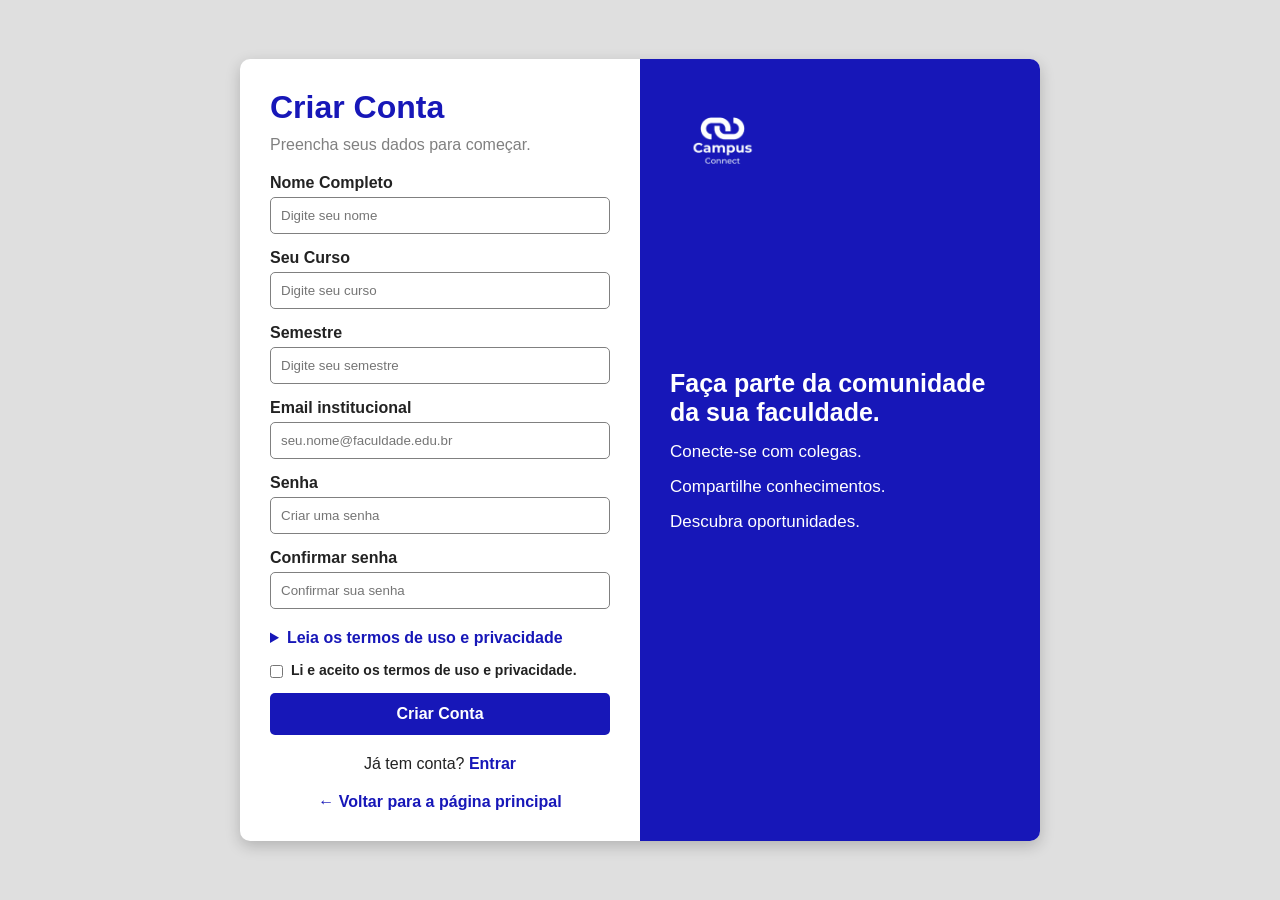
<file: Cadastro.html>
<!DOCTYPE html>
<html lang="pt-br">
<head>
    <!-- Define a codificação de caracteres utilizada pela página. -->
    <meta charset="UTF-8">

    <!-- Faz o layout se adaptar corretamente a celulares e tablets. -->
    <meta name="viewport" content="width=device-width, initial-scale=1.0">

    <!-- Define o título exibido na aba do navegador. -->
    <title>Criar Conta - Campus Connect</title>

    <!-- Importa o mesmo arquivo CSS externo usado pela página inicial. -->
    <link rel="stylesheet" href="style.css">
</head>

<!-- A classe identifica esta página e evita conflitos com os estilos da página inicial. -->
<body class="pagina-cadastro">
    <!-- Caixa principal que reúne o formulário e o painel de informações. -->
    <div class="container">
        <!-- Área esquerda: formulário para criação de conta. -->
        <div class="cadastro">
            <h1>Criar Conta</h1>
            <p>Preencha seus dados para começar.</p>

            <!-- Protótipo visual: os dados ainda não são salvos em banco de dados. -->
            <form>
                <!-- Campo destinado ao nome completo do estudante. -->
                <label for="nome">Nome Completo</label>
                <input type="text" id="nome" name="nome" placeholder="Digite seu nome" required>

                <!-- Campo destinado ao curso do estudante. -->
                <label for="curso">Seu Curso</label>
                <input type="text" id="curso" name="curso" placeholder="Digite seu curso" required>

                <!-- Campo destinado ao semestre atual do estudante. -->
                <label for="semestre">Semestre</label>
                <input type="text" id="semestre" name="semestre" placeholder="Digite seu semestre" required>

                <!-- Campo destinado ao e-mail institucional. -->
                <label for="email">Email institucional</label>
                <input type="email" id="email" name="email" placeholder="seu.nome@faculdade.edu.br" required>

                <!-- Campos usados para criar e confirmar a senha. -->
                <label for="senha">Senha</label>
                <input type="password" id="senha" name="senha" placeholder="Criar uma senha" required>

                <label for="confirmar">Confirmar senha</label>
                <input type="password" id="confirmar" name="confirmar" placeholder="Confirmar sua senha" required>

                <!-- Área expansível com os termos de uso e privacidade. -->
                <details class="termos">
                    <summary>Leia os termos de uso e privacidade</summary>

                    <!-- Explica como os dados pessoais serão utilizados. -->
                    <p><strong>Privacidade e Proteção dos dados.</strong><br>
                        O Campus Connect utiliza dados como nome, curso, semestre e e-mail apenas para o funcionamento do sistema. Os dados serão tratados conforme a LGPD e não serão usados para outras finalidades sem autorização.
                    </p>

                    <!-- Define as regras básicas de uso da plataforma. -->
                    <p><strong>Uso da plataforma.</strong><br>
                        O usuário deve utilizar o Campus Connect de forma respeitosa e para fins acadêmicos. Não são permitidas ofensas, ameaças, fraudes, conteúdos ilegais ou uso indevido das informações de outros alunos.
                    </p>

                    <!-- Informa a responsabilidade sobre encontros presenciais. -->
                    <p><strong>Encontros entre usuários.</strong><br>
                        O Campus Connect apenas facilita o contato entre estudantes. Encontros presenciais são de responsabilidade dos próprios usuários, e a plataforma não organiza ou acompanha esses encontros.
                    </p>

                    <!-- Esclarece que a plataforma não realiza pagamentos ou negociações. -->
                    <p><strong>Vagas, vendas e pagamentos.</strong><br>
                        O Campus Connect apenas divulga vagas, oportunidades e produtos de outros usuários. A plataforma não realiza inscrições diretas em vagas, não recebe pagamentos e não participa de negociações entre os usuários.
                    </p>
                </details>

                <!-- Confirma que o usuário leu e aceitou os termos apresentados. -->
                <div class="aceitar-termos">
                    <input type="checkbox" id="aceitar" name="aceitar" required>
                    <label for="aceitar">Li e aceito os termos de uso e privacidade.</label>
                </div>

                <!-- Como o projeto ainda é somente HTML/CSS, este link simula a conclusão do cadastro. -->
                <a href="index.html" class="botao-criar">Criar Conta</a>
            </form>

            <!-- Atalho para usuários que já possuem uma conta. -->
            <div class="entrar">
                Já tem conta? <a href="Login.html">Entrar</a>
            </div>

            <!-- Link para retornar à página principal. -->
            <div class="voltar-area">
                <a class="voltar" href="index.html">← Voltar para a página principal</a>
            </div>
        </div>

        <!-- Área direita: apresenta as principais vantagens da comunidade. -->
        <div class="informacoes">
            <!-- Logo posicionada no canto superior da área azul. -->
            <img src="Logo.l.png" alt="Logo Campus Connect" class="cadastro-logo">

            <!-- Conteúdo informativo mantido no centro do painel. -->
            <div class="informacoes-conteudo">
                <h2>Faça parte da comunidade da sua faculdade.</h2>
                <p>Conecte-se com colegas.</p>
                <p>Compartilhe conhecimentos.</p>
                <p>Descubra oportunidades.</p>
            </div>
        </div>
    </div>
</body>
</html>
</file>
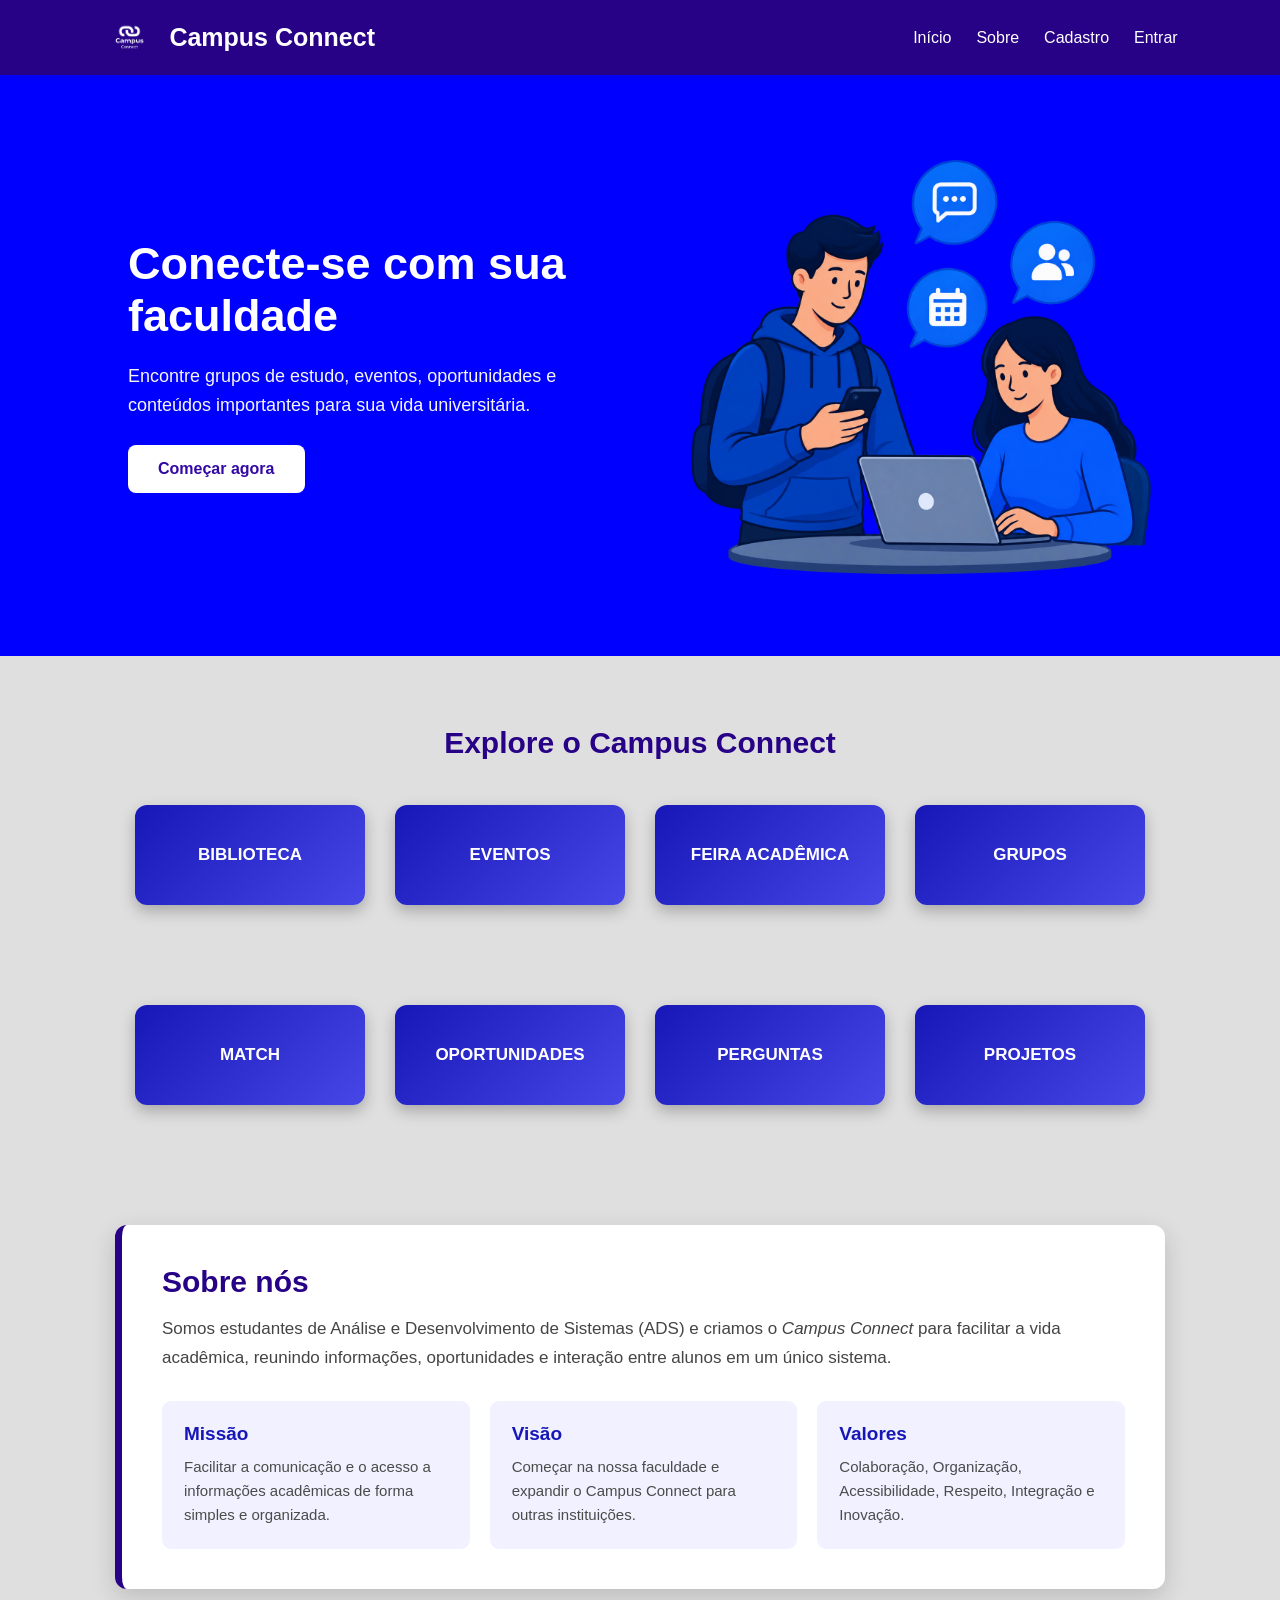
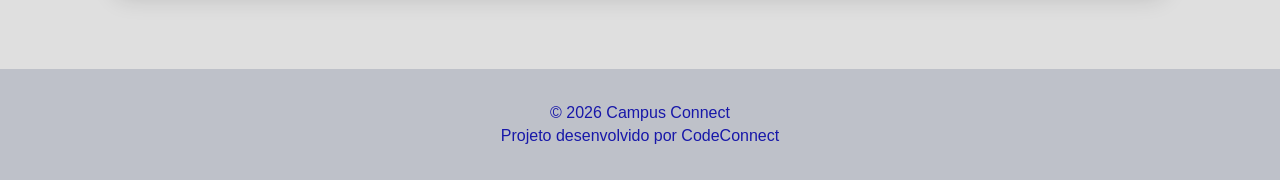
<file: Home.html>
<!DOCTYPE html>
<html lang="pt-br">
<head>
    <!-- Define a codificação de caracteres utilizada pela página. -->
    <meta charset="UTF-8">

    <!-- Faz o layout se adaptar corretamente a celulares e tablets. -->
    <meta name="viewport" content="width=device-width, initial-scale=1.0">

    <!-- Define o título exibido na aba do navegador. -->
    <title>Campus Connect</title>

    <!-- Importa o arquivo responsável pelo visual de todas as páginas. -->
    <link rel="stylesheet" href="style.css">
</head>
<!-- A classe identifica a página inicial dentro do arquivo CSS compartilhado. -->
<body class="pagina-inicial">

    <!-- CABEÇALHO -->
    <header>
        <!-- Exibe a logo e o nome do projeto. -->
        <div class="marca">
            <img src="Logo.l.png" alt="Logo Campus Connect" class="logo">
            <h1>Campus Connect</h1>
        </div>

        <!-- Menu com links para áreas da página e para o cadastro. -->
        <nav>
            <a href="index.html">Início</a>
            <a href="#sobre">Sobre</a>
            <a href="Cadastro.html">Cadastro</a>
            <a href="Login.html">Entrar</a>
        </nav>
    </header>

    <!-- Conteúdo principal do site. -->
    <main>
        <!-- APRESENTAÇÃO -->
        <section class="apresentacao">
            <!-- Texto de apresentação e botão de chamada para o cadastro. -->
            <div class="texto">
                <h2>Conecte-se com sua faculdade</h2>
                <p>
                    Encontre grupos de estudo, eventos, oportunidades e conteúdos
                    importantes para sua vida universitária.
                </p>

                <a href="Cadastro.html" class="botao-cadastro">Começar agora</a>
            </div>

            <!-- Imagem ilustrativa da comunidade universitária. -->
            <div class="imagem-apresentacao">
                <img src="estudantes.png" alt="Estudantes universitários">
            </div>
        </section>

        <!-- CARDS -->
        <section class="area-cards">
            <h2 class="titulo-cards">Explore o Campus Connect</h2>

            <!-- Grade que organiza os oito recursos da plataforma. -->
            <div class="container-cards">

                <!-- Card da biblioteca de materiais acadêmicos. -->
                <div class="card-container" id="biblioteca"
                     data-info="Acesse resumos, guias, exercícios e materiais de estudo.">
                    <div class="card">
                        <h2>BIBLIOTECA</h2>
                    </div>
                </div>

                <!-- Card dos eventos realizados pela faculdade. -->
                <div class="card-container" id="eventos"
                     data-info="Acompanhe palestras, workshops e eventos da faculdade.">
                    <div class="card">
                        <h2>EVENTOS</h2>
                    </div>
                </div>

                <!-- Card da feira acadêmica entre estudantes. -->
                <div class="card-container" id="feira"
                     data-info="Compre, venda, troque ou doe materiais entre estudantes.">
                    <div class="card">
                        <h2>FEIRA ACADÊMICA</h2>
                    </div>
                </div>

                <!-- Card dos grupos de estudo. -->
                <div class="card-container" id="grupos"
                     data-info="Participe de grupos de estudo e conheça outros estudantes.">
                    <div class="card">
                        <h2>GRUPOS</h2>
                    </div>
                </div>

                <!-- Card para encontrar estudantes com interesses semelhantes. -->
                <div class="card-container" id="match"
                     data-info="Encontre estudantes com interesses e objetivos em comum.">
                    <div class="card">
                        <h2>MATCH</h2>
                    </div>
                </div>

                <!-- Card de estágios, cursos e outras oportunidades. -->
                <div class="card-container" id="oportunidades"
                     data-info="Descubra estágios, cursos e novas oportunidades.">
                    <div class="card">
                        <h2>OPORTUNIDADES</h2>
                    </div>
                </div>

                <!-- Card de perguntas e respostas acadêmicas. -->
                <div class="card-container" id="perguntas"
                     data-info="Tire dúvidas e compartilhe conhecimento com outros alunos.">
                    <div class="card">
                        <h2>PERGUNTAS</h2>
                    </div>
                </div>

                <!-- Card para encontrar projetos e formar equipes. -->
                <div class="card-container" id="projetos"
                     data-info="Encontre projetos e forme equipes com outros estudantes.">
                    <div class="card">
                        <h2>PROJETOS</h2>
                    </div>
                </div>

            </div>
        </section>

        <!-- SOBRE NÓS -->
        <!-- O identificador permite que o botão “Sobre” do menu chegue até esta seção. -->
        <section class="area-sobre" id="sobre">
            <!-- Card que apresenta a equipe e os princípios do Campus Connect. -->
            <article class="sobre-card">
                <h2>Sobre nós</h2>

                <p class="sobre-introducao">
                    Somos estudantes de Análise e Desenvolvimento de Sistemas (ADS) e
                    criamos o <em>Campus Connect</em> para facilitar a vida acadêmica,
                    reunindo informações, oportunidades e interação entre alunos em um
                    único sistema.
                </p>

                <!-- Organiza missão, visão e valores em três blocos. -->
                <div class="sobre-detalhes">
                    <div class="sobre-item">
                        <h3>Missão</h3>
                        <p>
                            Facilitar a comunicação e o acesso a informações acadêmicas
                            de forma simples e organizada.
                        </p>
                    </div>

                    <div class="sobre-item">
                        <h3>Visão</h3>
                        <p>
                            Começar na nossa faculdade e expandir o Campus Connect para
                            outras instituições.
                        </p>
                    </div>

                    <div class="sobre-item">
                        <h3>Valores</h3>
                        <p>
                            Colaboração, Organização, Acessibilidade, Respeito,
                            Integração e Inovação.
                        </p>
                    </div>
                </div>
            </article>
        </section>
    </main>

    <!-- Rodapé com o ano e a equipe responsável pelo projeto. -->
    <footer>
        <p>© 2026 Campus Connect</p>
        <p>Projeto desenvolvido por CodeConnect</p>
    </footer>

</body>
</html>
</file>
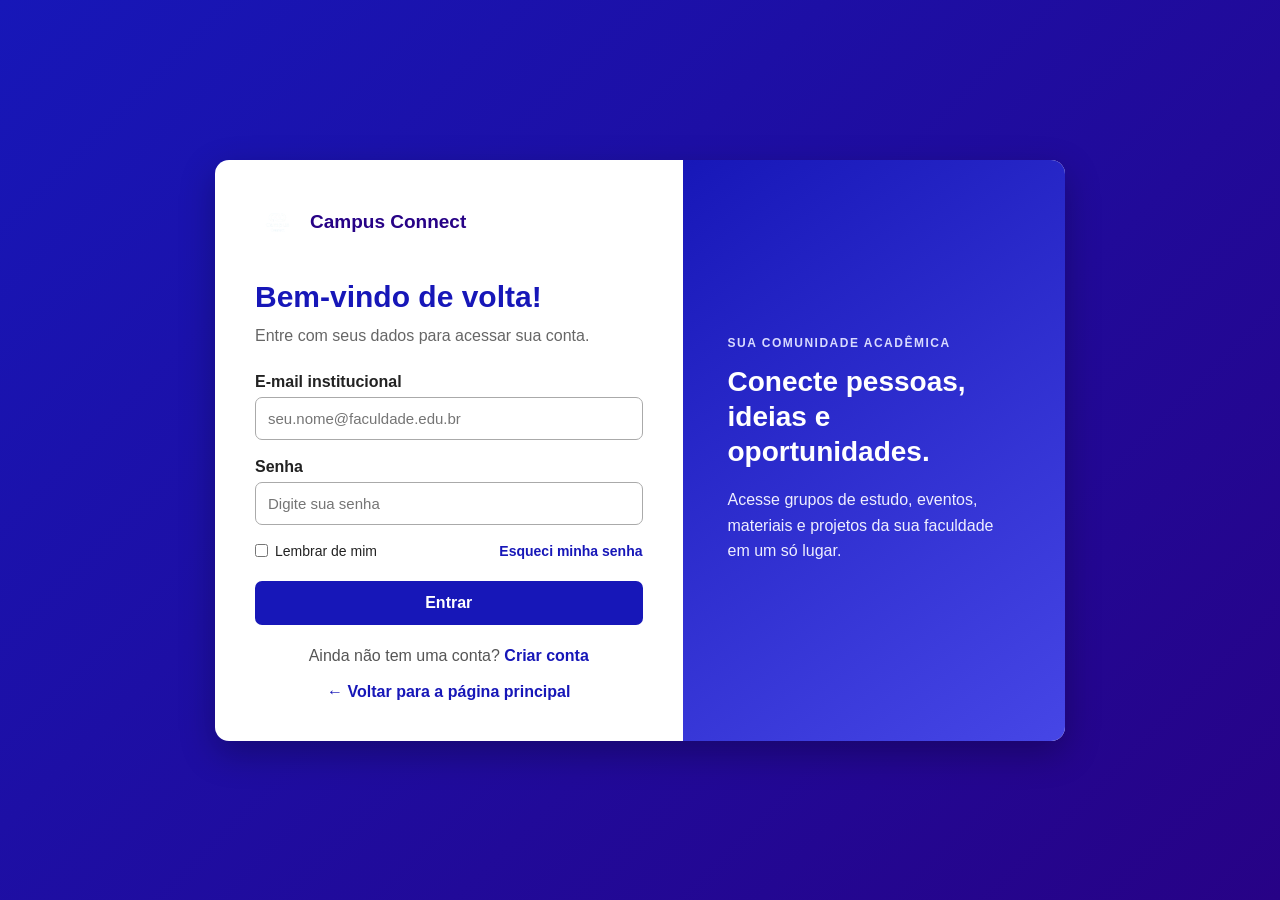
<file: Login.html>
<!DOCTYPE html>
<html lang="pt-br">
<head>
    <!-- Define a codificação de caracteres utilizada pela página. -->
    <meta charset="UTF-8">

    <!-- Faz o layout se adaptar corretamente a celulares e tablets. -->
    <meta name="viewport" content="width=device-width, initial-scale=1.0">

    <!-- Define o título exibido na aba do navegador. -->
    <title>Entrar - Campus Connect</title>

    <!-- Importa o mesmo arquivo CSS utilizado nas outras páginas do projeto. -->
    <link rel="stylesheet" href="style.css">
</head>

<!-- A classe identifica a página de login dentro do CSS compartilhado. -->
<body class="pagina-login">
    <!-- Caixa principal que reúne o formulário e o painel de apresentação. -->
    <main class="login-container">
        <!-- Área esquerda: formulário para entrar na plataforma. -->
        <section class="login-formulario">
            <!-- Logo que identifica o Campus Connect. -->
            <a href="index.html" class="login-marca" aria-label="Voltar para a página inicial">
                <img src="Logo.l.png" alt="Logo Campus Connect">
                <span>Campus Connect</span>
            </a>

            <!-- Título e orientação para o usuário. -->
            <h1>Bem-vindo de volta!</h1>
            <p class="login-introducao">Entre com seus dados para acessar sua conta.</p>

            <!--
                Protótipo visual: ao enviar, o formulário abre a página inicial.
                A autenticação real precisará de JavaScript e banco de dados futuramente.
            -->
            <form action="index.html" method="get">
                <!-- Campo destinado ao e-mail institucional. -->
                <label for="login-email">E-mail institucional</label>
                <input
                    type="email"
                    id="login-email"
                    name="email"
                    placeholder="seu.nome@faculdade.edu.br"
                    autocomplete="email"
                    required
                >

                <!-- Campo destinado à senha do usuário. -->
                <label for="login-senha">Senha</label>
                <input
                    type="password"
                    id="login-senha"
                    name="senha"
                    placeholder="Digite sua senha"
                    autocomplete="current-password"
                    required
                >

                <!-- Opções para lembrar o acesso ou recuperar a senha. -->
                <div class="login-opcoes">
                    <label class="lembrar-login" for="lembrar">
                        <input type="checkbox" id="lembrar" name="lembrar">
                        <span>Lembrar de mim</span>
                    </label>

                    <!-- Link visual; a recuperação será implementada futuramente. -->
                    <a href="#">Esqueci minha senha</a>
                </div>

                <!-- Envia o formulário após validar os campos obrigatórios. -->
                <button type="submit" class="botao-login">Entrar</button>
            </form>

            <!-- Direciona novos usuários para a página de cadastro. -->
            <p class="ir-cadastro">
                Ainda não tem uma conta? <a href="Cadastro.html">Criar conta</a>
            </p>

            <!-- Permite retornar à página inicial sem realizar o login. -->
            <div class="login-voltar">
                <a href="index.html">← Voltar para a página principal</a>
            </div>
        </section>

        <!-- Área direita: mensagem de apresentação da plataforma. -->
        <section class="login-informacoes">
            <p class="login-etiqueta">SUA COMUNIDADE ACADÊMICA</p>
            <h2>Conecte pessoas, ideias e oportunidades.</h2>
            <p>
                Acesse grupos de estudo, eventos, materiais e projetos da sua
                faculdade em um só lugar.
            </p>
        </section>
    </main>
</body>
</html>
</file>
<file: style.css>
/* =========================
   CONFIGURAÇÕES GERAIS
========================= */

* {
    /* Remove os espaçamentos automáticos e inclui bordas no cálculo das medidas. */
    margin: 0;
    padding: 0;
    box-sizing: border-box;
}

html {
    /* Deixa a navegação pelas âncoras da página mais suave. */
    scroll-behavior: smooth;
}

body {
    /* Define a fonte e a cor padrão dos textos de todas as páginas. */
    font-family: Arial, sans-serif;
    color: #222;
}

/* Aplica o fundo azul somente à página inicial. */
.pagina-inicial {
    background-color: blue;
}

/* =========================
   CABEÇALHO
========================= */

header {
    /* Organiza a marca e o menu lado a lado. */
    width: 100%;
    background-color: rgb(39, 2, 134);
    display: flex;
    align-items: center;
    justify-content: space-between;
    padding: 10px 8%;
    box-shadow: 0 2px 8px rgba(0, 0, 0, 0.08);
}

.marca {
    /* Alinha a logo e o nome do projeto. */
    display: flex;
    align-items: center;
    gap: 12px;
}

.logo {
    /* Controla o tamanho da logo sem deformar a imagem. */
    width: 55px;
    height: auto;
}

.marca h1 {
    /* Formata o nome Campus Connect no cabeçalho. */
    font-size: 25px;
    color: white;
}

/* =========================
   MENU
========================= */

nav {
    /* Organiza os links do menu em linha. */
    display: flex;
    gap: 25px;
}

nav a {
    /* Remove o sublinhado e formata os links do menu. */
    text-decoration: none;
    color: white;
    font-size: 16px;
    font-weight: 500;
    transition: 0.3s;
}

nav a:hover {
    /* Clareia o link quando o cursor passa sobre ele. */
    color: #cfd3ff;
}

/* =========================
   APRESENTAÇÃO
========================= */

.apresentacao {
    /* Posiciona o texto e a imagem principal lado a lado. */
    min-height: 550px;
    display: flex;
    align-items: center;
    justify-content: space-between;
    padding: 60px 10%;
    gap: 50px;
}

.texto {
    /* Reserva metade da apresentação para o conteúdo textual. */
    width: 50%;
}

.texto h2 {
    /* Formata o título principal da página. */
    font-size: 45px;
    margin-bottom: 20px;
    color: white;
}

.texto p {
    /* Melhora a leitura do parágrafo de apresentação. */
    font-size: 18px;
    line-height: 1.6;
    margin-bottom: 25px;
    color: whitesmoke;
}

/* =========================
   BOTÃO / LINK DO CADASTRO
========================= */

.botao-cadastro {
    /* Transforma o link em um botão branco de destaque. */
    display: inline-block;
    background-color: white;
    color: rgb(51, 9, 165);
    text-decoration: none;
    padding: 15px 30px;
    border-radius: 8px;
    font-size: 16px;
    font-weight: bold;
    transition: 0.3s;
}

.botao-cadastro:hover {
    /* Destaca o botão quando o cursor passa sobre ele. */
    background-color: black;
    color: white;
    transform: scale(1.05);
}

/* =========================
   IMAGEM
========================= */

.imagem-apresentacao {
    /* Centraliza a ilustração dentro da apresentação. */
    width: 45%;
    display: flex;
    justify-content: center;
}

.imagem-apresentacao img {
    /* Torna a imagem flexível e evita distorções. */
    width: 100%;
    max-width: 500px;
    height: auto;
}

/* =========================
   ÁREA DOS CARDS
========================= */

.area-cards {
    /* Cria uma área clara separada para os recursos da plataforma. */
    background-color: rgb(223, 223, 223);
    padding: 70px 8% 120px;
}

.titulo-cards {
    /* Centraliza e destaca o título da seção. */
    text-align: center;
    color: rgb(39, 2, 134);
    margin-bottom: 45px;
    font-size: 30px;
}

.container-cards {
    /* Distribui os cards em quatro colunas. */
    display: grid;
    grid-template-columns: repeat(4, 230px);
    justify-content: center;
    column-gap: 30px;
    row-gap: 100px;
}

.card-container {
    /* Serve como referência para o card e sua descrição. */
    position: relative;
}

.card {
    /* Define o formato, as cores e a animação de cada card. */
    width: 230px;
    height: 100px;
    display: flex;
    justify-content: center;
    align-items: center;
    background: linear-gradient(135deg, #1717b8, #4747e8);
    border-radius: 12px;
    cursor: pointer;
    position: relative;
    z-index: 2;
    box-shadow: 0 6px 15px rgba(0, 0, 0, 0.25);
    transition: transform 0.3s ease, box-shadow 0.3s ease, border-radius 0.3s ease;
}

.card h2 {
    /* Formata o texto exibido dentro do card. */
    color: white;
    font-size: 17px;
    text-align: center;
    padding: 10px;
}

.card-container:hover .card {
    /* Eleva o card quando o cursor passa sobre ele. */
    transform: translateY(-8px) scale(1.03);
    box-shadow: 0 12px 25px rgba(0, 0, 0, 0.35);
    border-radius: 12px 12px 0 0;
}

.card-container::after {
    /* Cria a descrição escondida usando o atributo data-info do HTML. */
    content: attr(data-info);
    position: absolute;
    top: 100%;
    left: 0;
    width: 100%;
    min-height: 60px;
    padding: 12px;
    box-sizing: border-box;
    background-color: rgb(70, 137, 179);
    color: black;
    text-align: center;
    border-radius: 0 0 8px 8px;
    opacity: 0;
    transform: translateY(-20px);
    transition: transform 0.3s ease, opacity 0.3s ease;
    z-index: 1;
    font-size: 14px;
    font-weight: bold;
}

.card-container:hover::after {
    /* Mostra a descrição quando o card recebe o cursor. */
    opacity: 1;
    transform: translateY(0);
}

/* =========================
   SOBRE NÓS
========================= */

/* Cria a área do card antes do rodapé e define o destino do botão “Sobre”. */
.area-sobre {
    background-color: rgb(223, 223, 223);
    padding: 0 8% 80px;
    scroll-margin-top: 25px;
}

/* Forma o card branco que reúne as informações sobre o projeto. */
.sobre-card {
    max-width: 1050px;
    margin: 0 auto;
    background-color: white;
    border-left: 7px solid rgb(39, 2, 134);
    border-radius: 12px;
    padding: 40px;
    box-shadow: 0 8px 24px rgba(0, 0, 0, 0.16);
}

/* Destaca o título principal do card. */
.sobre-card > h2 {
    color: rgb(39, 2, 134);
    font-size: 30px;
    margin-bottom: 16px;
}

/* Formata o texto que explica quem criou o Campus Connect. */
.sobre-introducao {
    color: #444;
    font-size: 17px;
    line-height: 1.7;
    margin-bottom: 28px;
}

/* Distribui missão, visão e valores em três colunas. */
.sobre-detalhes {
    display: grid;
    grid-template-columns: repeat(3, 1fr);
    gap: 20px;
}

/* Cria uma pequena área destacada para cada princípio do projeto. */
.sobre-item {
    background-color: #f1f1ff;
    border-radius: 9px;
    padding: 22px;
}

/* Formata os títulos Missão, Visão e Valores. */
.sobre-item h3 {
    color: rgb(23, 23, 184);
    font-size: 19px;
    margin-bottom: 10px;
}

/* Melhora a leitura dos textos internos do card. */
.sobre-item p {
    color: #4b4b4b;
    font-size: 15px;
    line-height: 1.6;
}

/* =========================
   RODAPÉ
========================= */

footer {
    /* Formata o rodapé da página inicial. */
    background-color: #bec1c9;
    color: rgb(23, 23, 169);
    text-align: center;
    padding: 30px;
}

footer p {
    /* Cria um pequeno espaço entre as linhas do rodapé. */
    margin: 5px;
}

/* =========================
   RESPONSIVIDADE
========================= */

@media (max-width: 1100px) {
    /* Em telas médias, reduz a grade para duas colunas. */
    .container-cards {
        grid-template-columns: repeat(2, 230px);
    }
}

@media (max-width: 800px) {
    /* Em tablets, empilha o cabeçalho e reorganiza a apresentação. */
    header {
        flex-direction: column;
        gap: 15px;
    }

    nav {
        flex-wrap: wrap;
        justify-content: center;
        gap: 15px;
    }

    .apresentacao {
        flex-direction: column;
        text-align: center;
        padding: 50px 8%;
    }

    .texto,
    .imagem-apresentacao {
        width: 100%;
    }

    .texto h2 {
        font-size: 36px;
    }

    /* Em tablets, mostra missão, visão e valores um abaixo do outro. */
    .sobre-detalhes {
        grid-template-columns: 1fr;
    }
}

@media (max-width: 550px) {
    /* Em celulares, exibe apenas um card por linha. */
    .container-cards {
        grid-template-columns: 230px;
    }

    /* Reduz os espaços do card Sobre nós em celulares. */
    .sobre-card {
        padding: 28px 22px;
    }
}

/* =========================
   PÁGINA DE CADASTRO
   Os seletores começam com .pagina-cadastro para não alterar a página inicial.
========================= */

/* Centraliza a caixa de cadastro sobre um fundo cinza-claro. */
.pagina-cadastro {
    background-color: rgb(223, 223, 223);
    display: flex;
    justify-content: center;
    align-items: center;
    min-height: 100vh;
    padding: 30px 15px;
}

/* Organiza o formulário e as informações em uma única caixa. */
.pagina-cadastro .container {
    display: flex;
    width: 800px;
    max-width: 100%;
    background-color: white;
    border-radius: 10px;
    box-shadow: 0 5px 15px rgba(0, 0, 0, 0.2);
    overflow: hidden;
}

/* Reserva metade da caixa para o formulário de cadastro. */
.pagina-cadastro .cadastro {
    width: 50%;
    padding: 30px;
}

/* Reserva a outra metade para as vantagens da plataforma. */
.pagina-cadastro .informacoes {
    width: 50%;
    background-color: rgb(23, 23, 184);
    color: white;
    padding: 30px;
    display: flex;
    flex-direction: column;
    justify-content: center;
    position: relative;
}

/* Posiciona a logo no canto superior esquerdo do painel azul. */
.pagina-cadastro .cadastro-logo {
    position: absolute;
    top: 25px;
    left: 25px;
    width: 115px;
    height: auto;
}

/* Mantém os textos informativos agrupados no centro do painel. */
.pagina-cadastro .informacoes-conteudo {
    width: 100%;
}

/* Destaca o título principal do formulário. */
.pagina-cadastro .cadastro h1 {
    color: rgb(23, 23, 184);
    margin-bottom: 10px;
}

/* Formata o texto de orientação abaixo do título. */
.pagina-cadastro .cadastro > p {
    color: gray;
    margin-bottom: 20px;
}

/* Destaca os nomes dos campos do formulário. */
.pagina-cadastro label {
    font-weight: bold;
}

/* Padroniza os campos de nome, curso, semestre, e-mail e senha. */
.pagina-cadastro input[type="text"],
.pagina-cadastro input[type="email"],
.pagina-cadastro input[type="password"] {
    width: 100%;
    padding: 10px;
    margin-top: 5px;
    margin-bottom: 15px;
    border: 1px solid gray;
    border-radius: 5px;
}

/* Cria espaço ao redor da área expansível dos termos. */
.pagina-cadastro .termos {
    margin: 5px 0 15px;
}

/* Mostra que o título dos termos pode ser clicado. */
.pagina-cadastro .termos summary {
    color: rgb(23, 23, 184);
    font-weight: bold;
    cursor: pointer;
}

/* Formata os parágrafos internos dos termos. */
.pagina-cadastro .termos p {
    font-size: 13px;
    line-height: 1.4;
    color: #555;
    margin-top: 12px;
}

/* Mantém a caixa de seleção ao lado do texto de aceite. */
.pagina-cadastro .aceitar-termos {
    display: flex;
    gap: 8px;
    align-items: flex-start;
    margin: 15px 0;
}

/* Alinha verticalmente a caixa de seleção com o texto. */
.pagina-cadastro .aceitar-termos input {
    margin-top: 3px;
}

/* Ajusta o tamanho do texto de aceite. */
.pagina-cadastro .aceitar-termos label {
    font-size: 14px;
}

/* Transforma o link de criação da conta em um botão azul. */
.pagina-cadastro .botao-criar {
    display: block;
    width: 100%;
    padding: 12px;
    background-color: rgb(23, 23, 184);
    color: white;
    border: none;
    border-radius: 5px;
    cursor: pointer;
    font-weight: bold;
    text-align: center;
    text-decoration: none;
    transition: 0.3s;
}

/* Clareia o botão quando o cursor passa sobre ele. */
.pagina-cadastro .botao-criar:hover {
    background-color: rgb(60, 60, 220);
}

/* Centraliza o atalho para usuários que já possuem conta. */
.pagina-cadastro .entrar {
    text-align: center;
    margin-top: 20px;
}

/* Padroniza os links de entrada e retorno. */
.pagina-cadastro .entrar a,
.pagina-cadastro .voltar {
    color: rgb(23, 23, 184);
    font-weight: bold;
    text-decoration: none;
}

/* Define o tamanho do título do painel informativo. */
.pagina-cadastro .informacoes h2 {
    font-size: 25px;
}

/* Formata as vantagens apresentadas no painel informativo. */
.pagina-cadastro .informacoes p {
    font-size: 17px;
    margin-top: 15px;
}

/* Posiciona o link de retorno abaixo do formulário. */
.pagina-cadastro .voltar-area {
    margin-top: 20px;
    text-align: center;
}

/* Em celulares, coloca o painel informativo abaixo do formulário. */
@media (max-width: 700px) {
    .pagina-cadastro .container {
        flex-direction: column;
    }

    .pagina-cadastro .cadastro,
    .pagina-cadastro .informacoes {
        width: 100%;
    }

    /* Reserva espaço para a logo quando o painel azul fica abaixo do formulário. */
    .pagina-cadastro .informacoes {
        padding-top: 145px;
        padding-bottom: 45px;
    }
}

/* =========================
   PÁGINA DE LOGIN
   Os seletores começam com .pagina-login para não alterar as outras páginas.
========================= */

/* Centraliza o login e aplica um fundo em degradê. */
.pagina-login {
    background: linear-gradient(135deg, rgb(23, 23, 184), rgb(39, 2, 134));
    display: flex;
    justify-content: center;
    align-items: center;
    min-height: 100vh;
    padding: 30px 15px;
}

/* Organiza o formulário e a apresentação em uma única caixa. */
.pagina-login .login-container {
    display: flex;
    width: 850px;
    max-width: 100%;
    background-color: white;
    border-radius: 14px;
    box-shadow: 0 12px 35px rgba(0, 0, 0, 0.28);
    overflow: hidden;
}

/* Reserva a parte esquerda da caixa para o formulário. */
.pagina-login .login-formulario {
    width: 55%;
    padding: 40px;
}

/* Organiza a logo e o nome da plataforma na mesma linha. */
.pagina-login .login-marca {
    display: inline-flex;
    align-items: center;
    gap: 10px;
    color: rgb(39, 2, 134);
    font-size: 19px;
    font-weight: bold;
    text-decoration: none;
    margin-bottom: 35px;
}

/* Controla o tamanho da logo sem deformar a imagem. */
.pagina-login .login-marca img {
    width: 45px;
    height: auto;
}

/* Formata o título principal do formulário. */
.pagina-login .login-formulario h1 {
    color: rgb(23, 23, 184);
    font-size: 30px;
    margin-bottom: 10px;
}

/* Formata a orientação mostrada abaixo do título. */
.pagina-login .login-introducao {
    color: #666;
    line-height: 1.5;
    margin-bottom: 25px;
}

/* Destaca os nomes dos campos do formulário. */
.pagina-login .login-formulario form > label {
    display: block;
    font-weight: bold;
    margin-bottom: 6px;
}

/* Padroniza os campos de e-mail e senha. */
.pagina-login input[type="email"],
.pagina-login input[type="password"] {
    width: 100%;
    padding: 12px;
    margin-bottom: 18px;
    border: 1px solid #aaa;
    border-radius: 7px;
    font-size: 15px;
    outline: none;
    transition: border-color 0.3s, box-shadow 0.3s;
}

/* Destaca o campo que está sendo preenchido. */
.pagina-login input[type="email"]:focus,
.pagina-login input[type="password"]:focus {
    border-color: rgb(23, 23, 184);
    box-shadow: 0 0 0 3px rgba(23, 23, 184, 0.12);
}

/* Mantém as opções de acesso nas extremidades da mesma linha. */
.pagina-login .login-opcoes {
    display: flex;
    justify-content: space-between;
    align-items: center;
    gap: 15px;
    margin-bottom: 22px;
    font-size: 14px;
}

/* Alinha a caixa de seleção com o texto “Lembrar de mim”. */
.pagina-login .lembrar-login {
    display: flex;
    align-items: center;
    gap: 7px;
    cursor: pointer;
}

/* Padroniza o link de recuperação da senha. */
.pagina-login .login-opcoes a {
    color: rgb(23, 23, 184);
    font-weight: bold;
    text-decoration: none;
}

/* Formata o botão principal do login. */
.pagina-login .botao-login {
    width: 100%;
    padding: 13px;
    background-color: rgb(23, 23, 184);
    color: white;
    border: none;
    border-radius: 7px;
    cursor: pointer;
    font-size: 16px;
    font-weight: bold;
    transition: background-color 0.3s, transform 0.3s;
}

/* Destaca o botão quando o cursor passa sobre ele. */
.pagina-login .botao-login:hover {
    background-color: rgb(60, 60, 220);
    transform: translateY(-2px);
}

/* Centraliza o convite para criar uma nova conta. */
.pagina-login .ir-cadastro {
    color: #555;
    text-align: center;
    margin-top: 22px;
}

/* Destaca o link que direciona para o cadastro. */
.pagina-login .ir-cadastro a {
    color: rgb(23, 23, 184);
    font-weight: bold;
    text-decoration: none;
}

/* Posiciona o link de retorno abaixo do formulário. */
.pagina-login .login-voltar {
    text-align: center;
    margin-top: 18px;
}

/* Formata o link de retorno à página principal. */
.pagina-login .login-voltar a {
    color: rgb(23, 23, 184);
    font-weight: bold;
    text-decoration: none;
}

/* Cria o painel azul de apresentação na parte direita. */
.pagina-login .login-informacoes {
    width: 45%;
    background: linear-gradient(145deg, rgb(23, 23, 184), rgb(70, 70, 230));
    color: white;
    display: flex;
    flex-direction: column;
    justify-content: center;
    padding: 45px;
}

/* Formata a pequena etiqueta acima do título do painel. */
.pagina-login .login-etiqueta {
    color: #d8daff;
    font-size: 12px;
    font-weight: bold;
    letter-spacing: 1.5px;
    margin-bottom: 14px;
}

/* Destaca a mensagem principal do painel. */
.pagina-login .login-informacoes h2 {
    font-size: 28px;
    line-height: 1.25;
    margin-bottom: 18px;
}

/* Melhora a leitura do parágrafo do painel. */
.pagina-login .login-informacoes > p:last-child {
    color: #eeeeff;
    font-size: 16px;
    line-height: 1.6;
}

/* Em celulares e tablets, coloca o painel abaixo do formulário. */
@media (max-width: 700px) {
    .pagina-login .login-container {
        flex-direction: column;
    }

    .pagina-login .login-formulario,
    .pagina-login .login-informacoes {
        width: 100%;
    }

    .pagina-login .login-formulario {
        padding: 30px 25px;
    }

    .pagina-login .login-informacoes {
        padding: 35px 25px;
    }
}

/* Em celulares pequenos, empilha as opções abaixo dos campos. */
@media (max-width: 420px) {
    .pagina-login .login-opcoes {
        align-items: flex-start;
        flex-direction: column;
    }
}
</file>
